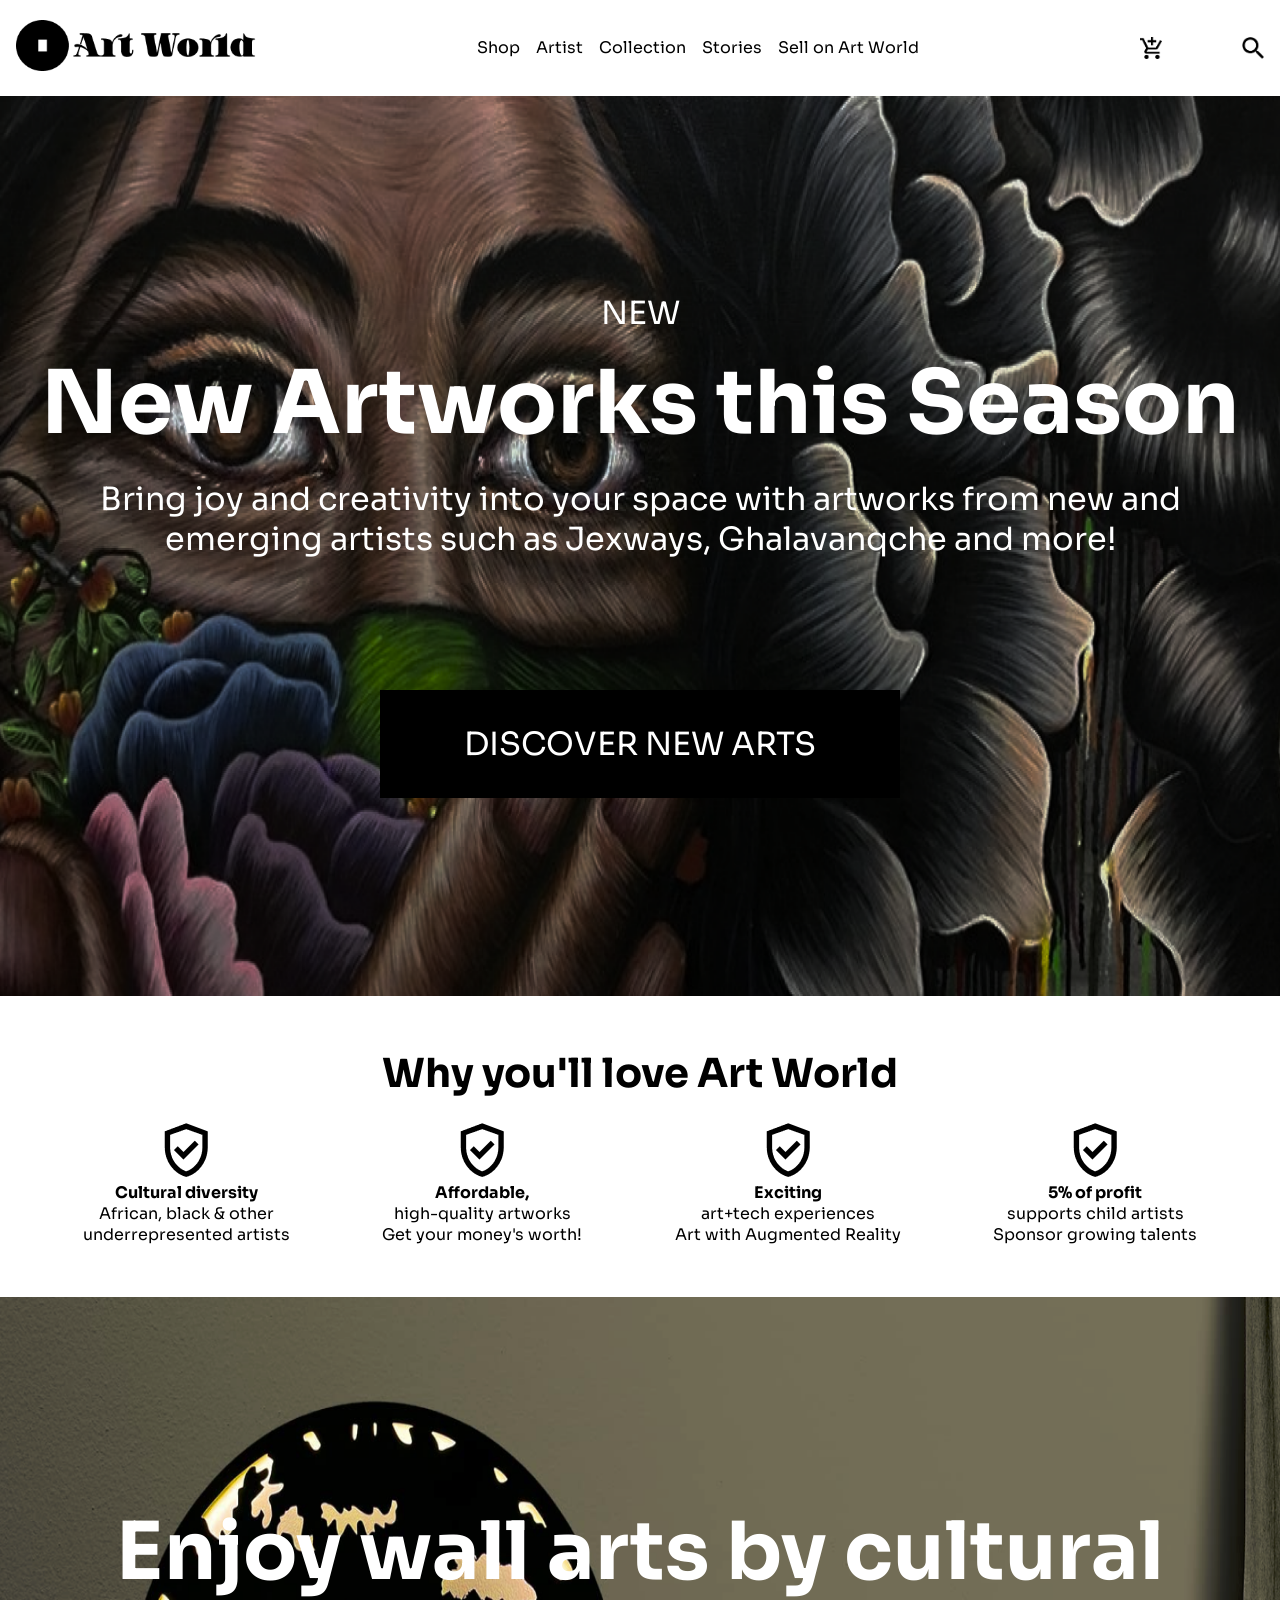
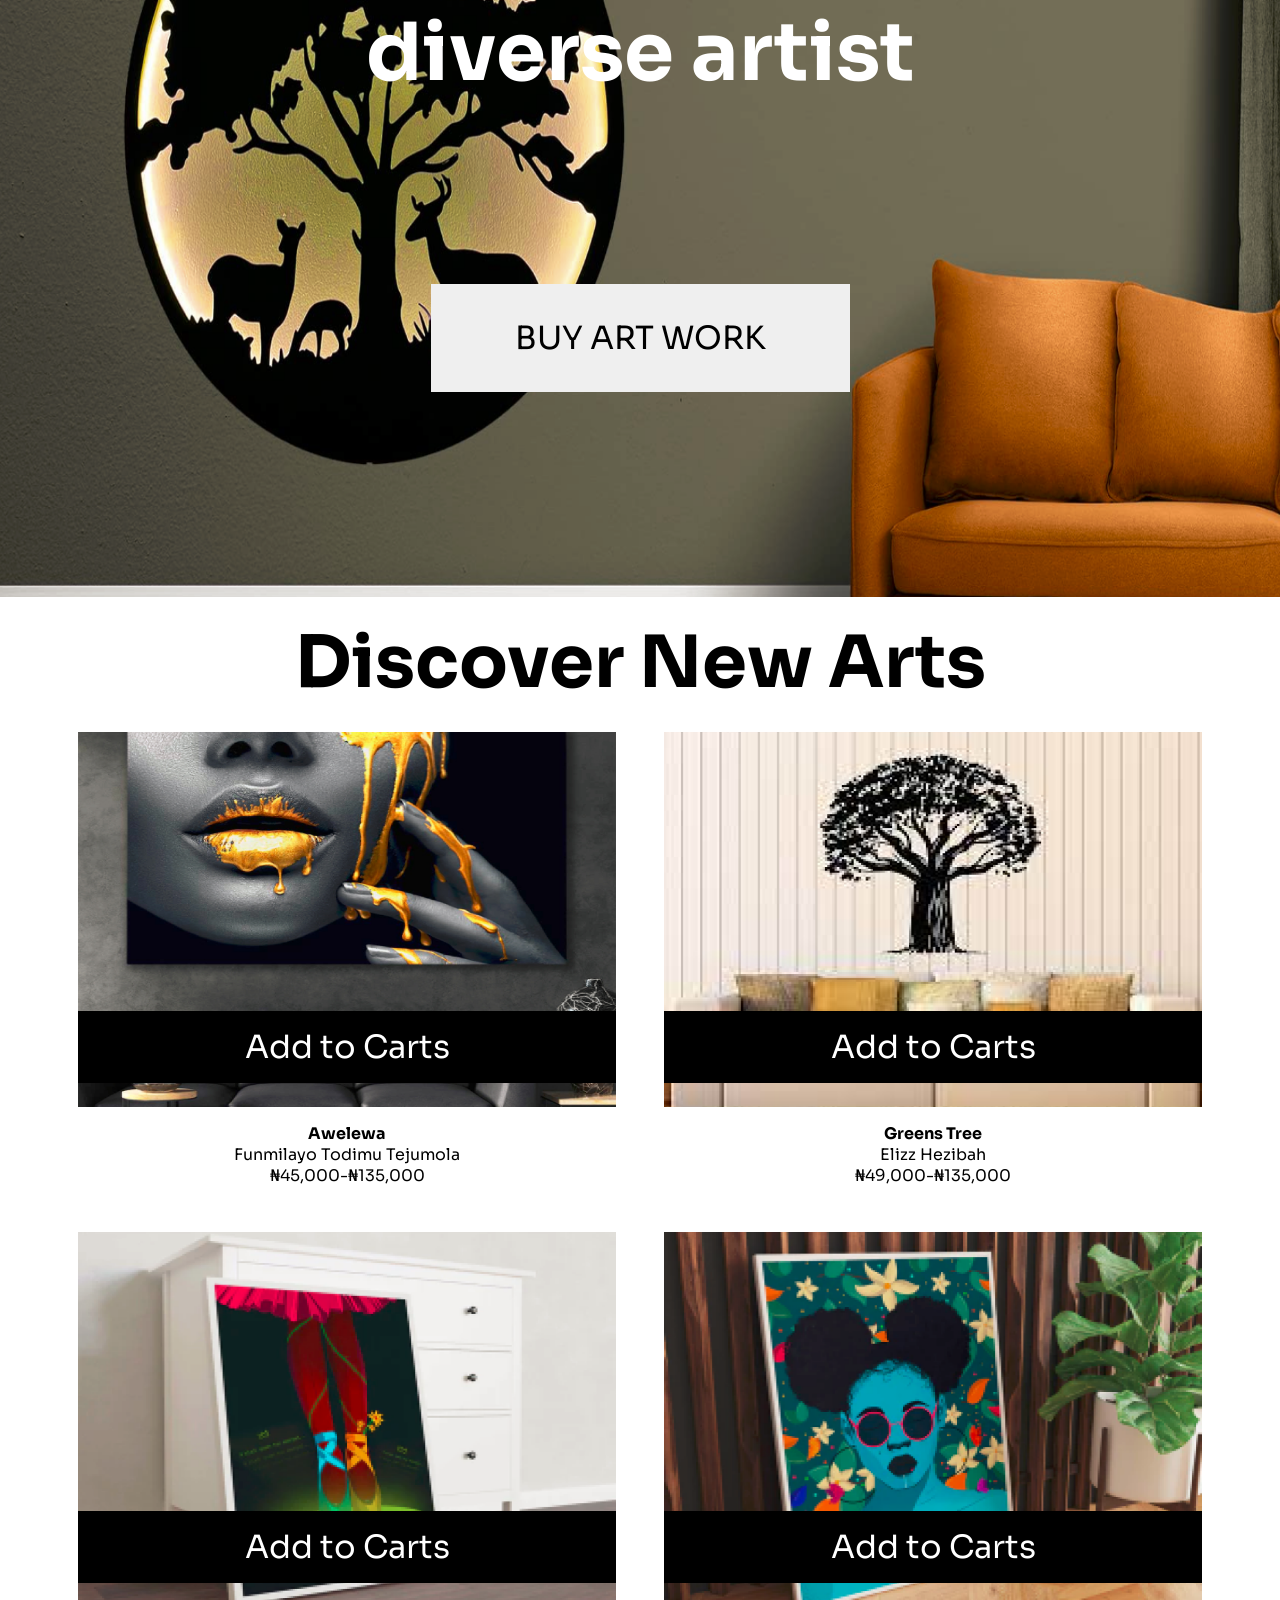
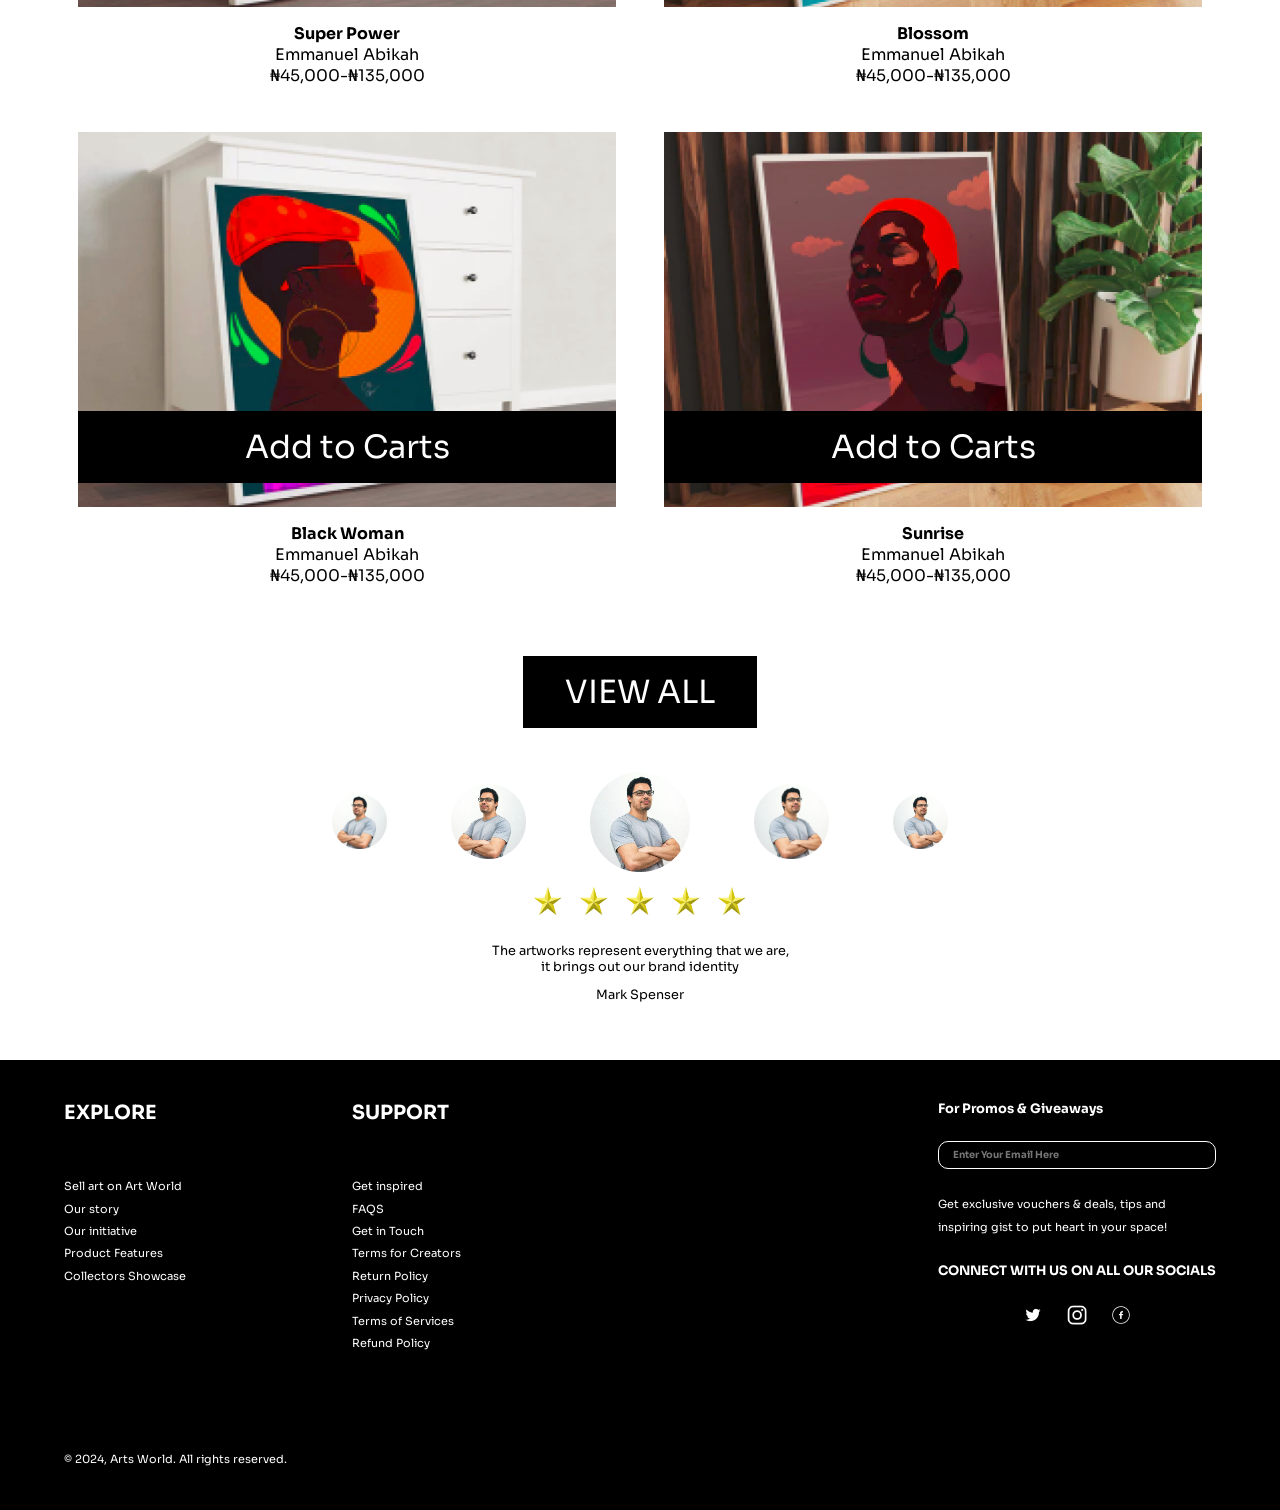
<file: index.html>
<!DOCTYPE html>
<html lang="en">
  <head>
    <meta charset="UTF-8" />
    <meta http-equiv="X-UA-Compatible" content="IE=edge" />
    <meta name="viewport" content="width=device-width, initial-scale=1.0" />
    <title>Home Page</title>
    <link rel="stylesheet" href="styles.css" />
    <link rel="stylesheet" href="styles.mobile.css" />
    <link rel="preconnect" href="https://fonts.googleapis.com" />
    <link rel="preconnect" href="https://fonts.gstatic.com" crossorigin />
    <link
      href="https://fonts.googleapis.com/css2?family=Sora:wght@100..800&display=swap"
      rel="stylesheet"
    />
  </head>

  <body>
    <header>
      <div class="header_content">
        <div class="menu">
          <img src="images/VectorHamburger.png"/>
        </div>

        <div class="item1">
          <img src="images/logo.png" alt="logo" />
          <img src="images/Group 2logo_white.png" id="mobile">
        </div>

        <div class="item2">
          <p>Shop</p>
          <p>Artist</p>
          <p>Collection</p>
          <p>Stories</p>
          <p>Sell on Art World</p>
        </div>

        <div class="item3">
          <img src="images/Vectorcart.png" alt="cart" />
          <img src="images/Vectorsearch.png" alt="search" />
          <img src="images/Vectorcart_white.png" id="mobile">
          <img src="images/Vectorsearch_white.png" id="mobile">
        </div>
      </div>
    </header>

    <section class="cover">
      <div class="cover_img">
        <p>NEW</p>
        <h1>New Artworks this Season</h1>
        <p>
          Bring joy and creativity into your space with artworks from new and
          emerging artists such as Jexways, Ghalavanqche and more!
        </p>
        <button>DISCOVER NEW ARTS</button>
      </div>
    </section>

    <section class="reason">
      <h2>Why you'll love Art World</h2>
      <div class="reason_for_art">
        <div>
          <img src="images/VectorCheck.png">
          <p><strong>Cultural diversity</strong> <br> African, black & other <br> underrepresented artists</p>
        </div>
        
        <div>
          <img src="images/VectorCheck.png">
          <p><strong>Affordable,</strong> <br> 
            high-quality artworks <br> Get your money's worth!</p>
        </div>

        <div>
          <img src="images/VectorCheck.png">
          <p><strong>Exciting</strong> <br>
            art+tech experiences <br>
            Art with Augmented Reality</p>
        </div>

        <div>
          <img src="images/VectorCheck.png">
          <p><strong>5% of profit</strong> <br>
            supports child artists <br>
            Sponsor growing talents</p>
        </div>
      </div>
    </section>

    <section class="cover_img_1">
      <h1>Enjoy wall arts by cultural diverse artist </h1>
      <button>BUY ART WORK</button>
    </section>

    <section class="cart_gallery">
      <h1>Discover New Arts</h1>

      <div class="art_gallery">
        <div class="cart_collection">
          <div class="image art_image_1">
            <button>Add to Carts</button>
          </div>
          <p class="pricing">
            <span>Awelewa</span><br>
            Funmilayo Todimu Tejumola <br>
            ₦45,000-₦135,000
          </p>
        </div>
  
        <div class="cart_collection">
          <div class="image art_image_2">
            <button>Add to Carts</button>
          </div>
          <p class="pricing">
              <span>Greens Tree</span><br>
              Elizz Hezibah <br>
              ₦49,000-₦135,000
          </p>
        </div>
  
        <div class="cart_collection">
          <div class="image art_image_3">
            <button>Add to Carts</button>
          </div>
          <p class="pricing">
            <span>Super Power</span><br>
            Emmanuel Abikah <br>
            ₦45,000-₦135,000
          </p>
        </div>
  
        <div class="cart_collection">
          <div class="image art_image_4">
            <button>Add to Carts</button>
          </div>
          <p class="pricing">
            <span>Blossom</span><br>
            Emmanuel Abikah <br>
            ₦45,000-₦135,000
          </p>
        </div>
  
        <div class="cart_collection">
          <div class="image art_image_5">
            <button>Add to Carts</button>
          </div>
          <p class="pricing">
            <span>Black Woman</span><br>
            Emmanuel Abikah <br>
            ₦45,000-₦135,000

          </p>
        </div>
  
        <div class="cart_collection">
          <div class="image art_image_6">
            <button>Add to Carts</button>
          </div>
          <p class="pricing">
              <span>Sunrise</span><br>
              Emmanuel Abikah <br>
              ₦45,000-₦135,000
          </p>
        </div>
      </div>

      <button>VIEW ALL</button>
    </section>

    <section class="review_section">
      <div class="review_images">
        <img src="images/Ellipse 5leftface.png" class="">
        <img src="images/Ellipse 5leftface.png" class="">
        <img src="images/Ellipse 2rightface.png" class="">
        <img src="images/Ellipse 2rightface.png" class="">
        <img src="images/Ellipse 2rightface.png" class="">
      </div>

      <div class="review_star">
        <img src="images/1200px-Golden_star.svg-removebg-preview 1.png">
        <img src="images/1200px-Golden_star.svg-removebg-preview 1.png">
        <img src="images/1200px-Golden_star.svg-removebg-preview 1.png">
        <img src="images/1200px-Golden_star.svg-removebg-preview 1.png">
        <img src="images/1200px-Golden_star.svg-removebg-preview 1.png">
      </div>

      <div class="review_info">
        <p>The artworks represent everything that we are, <br>
          it brings out our brand identity</p>
        <p>Mark Spenser</p>
      </div>
    </section>

    <footer class="footer_section">
      <div>
        <h2>EXPLORE</h2>
        <p>Sell art on Art World</p>
        <p>Our story </p>
        <p>Our initiative</p>
        <P>Product Features</P>
        <p>Collectors Showcase</p>
      </div>

      <div class="-ve_margin">
        <h2>SUPPORT</h2>
        <p>Get inspired</p>
        <p>FAQS </p>
        <p>Get in Touch</p>
        <P>Terms for Creators</P>
        <p>Return Policy</p>
        <p>Privacy Policy</p>
        <p>Terms of Services </p>
        <p>Refund Policy</p>
        
      </div>
      
      <div class="promo_giveaways">
        <h4>For promos & giveaways </h4>
        <input type="text" placeholder="Enter your email here">
        <p class="promo_info">Get exclusive vouchers & deals, tips and <br> inspiring gist to put heart in your space!</p>
        <h4>CONNECT WITH US ON ALL OUR SOCIALS</h4>
        <div class="socio_icons">
          <img src="images/twitter-icon-white-transparent-24-removebg-preview 1.png" alt="twitter">
          <img src="images/360_F_512566120_BAMGElVHqQfK7ggkxbDePJHRN1ZueKQe-removebg-preview 1instagram.png" alt="instagram">
          <img src="images/md_5b0125139fe89-removebg-preview(1) 1facebook.png" alt="facebook">
        </div>
      </div>

      <p class="copyright">© 2024, Arts World. All rights reserved.</p>
     </footer>
  </body>
</html>
</file>
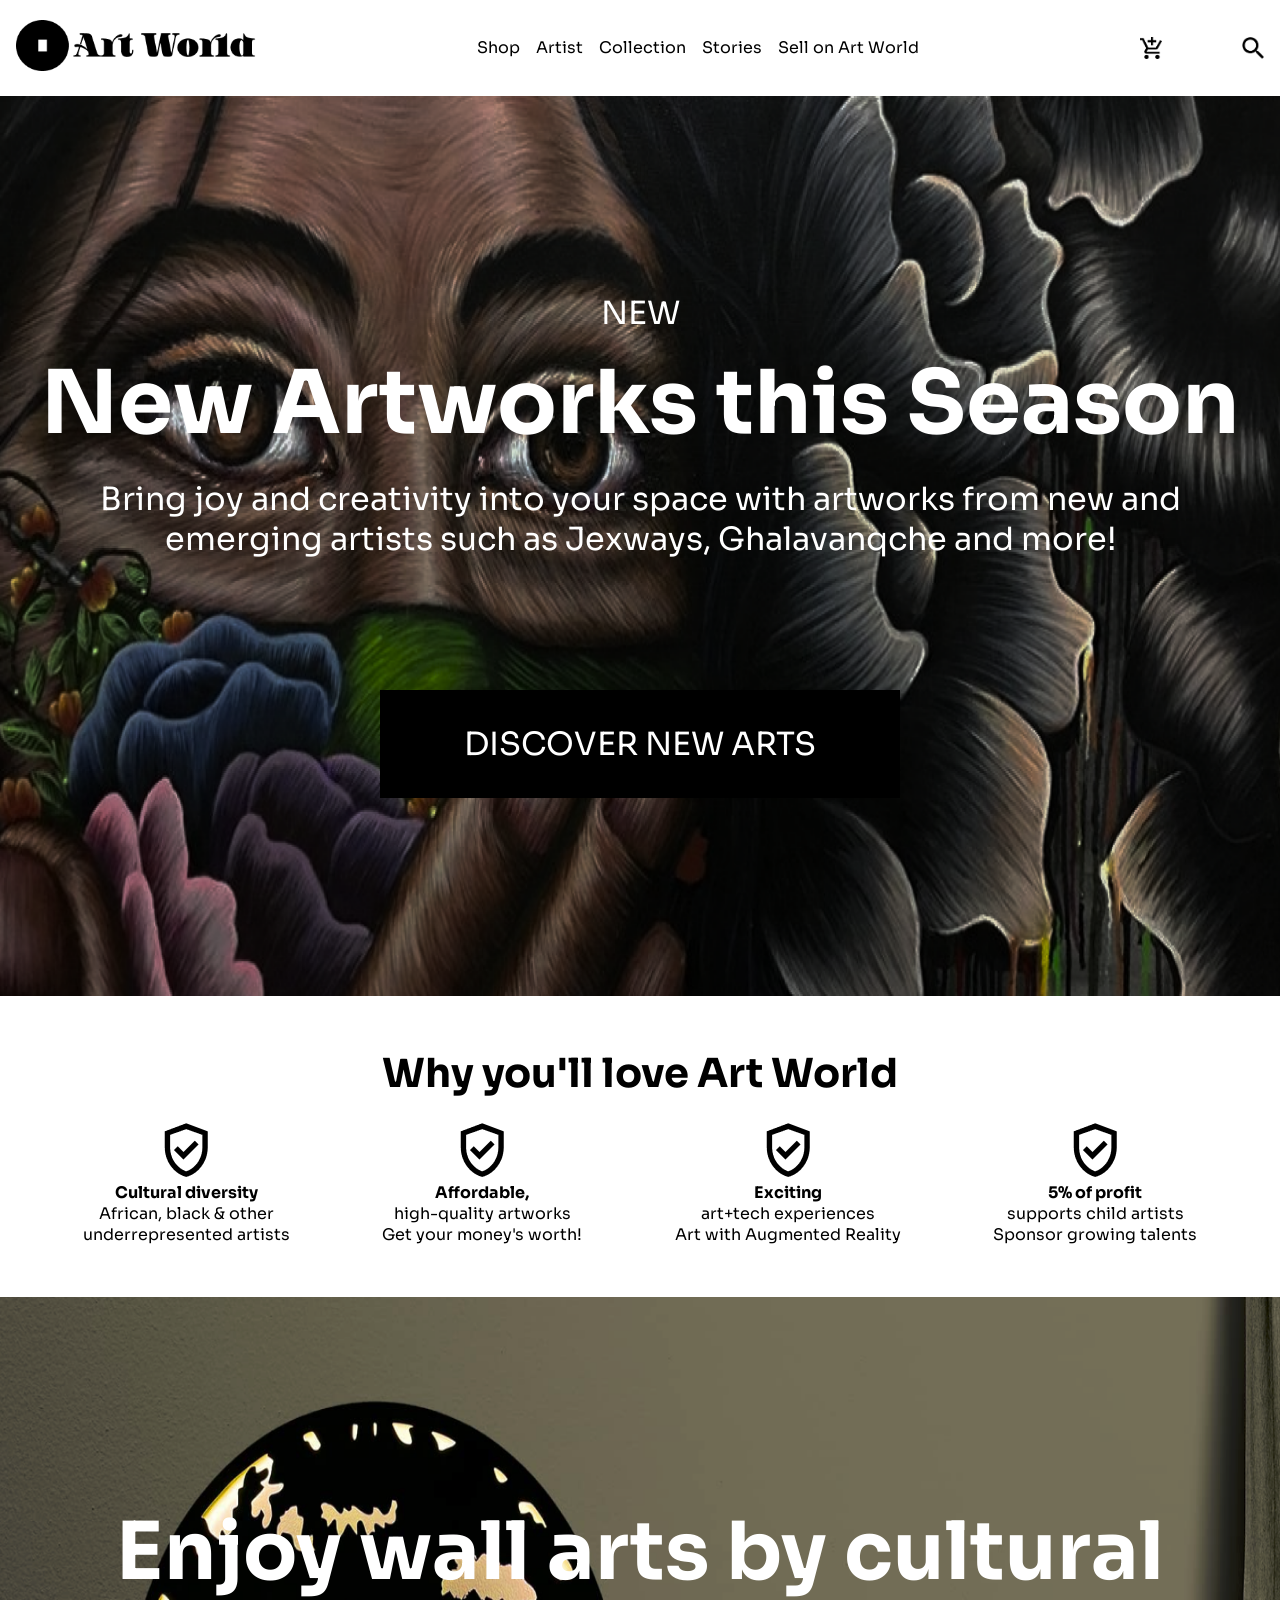
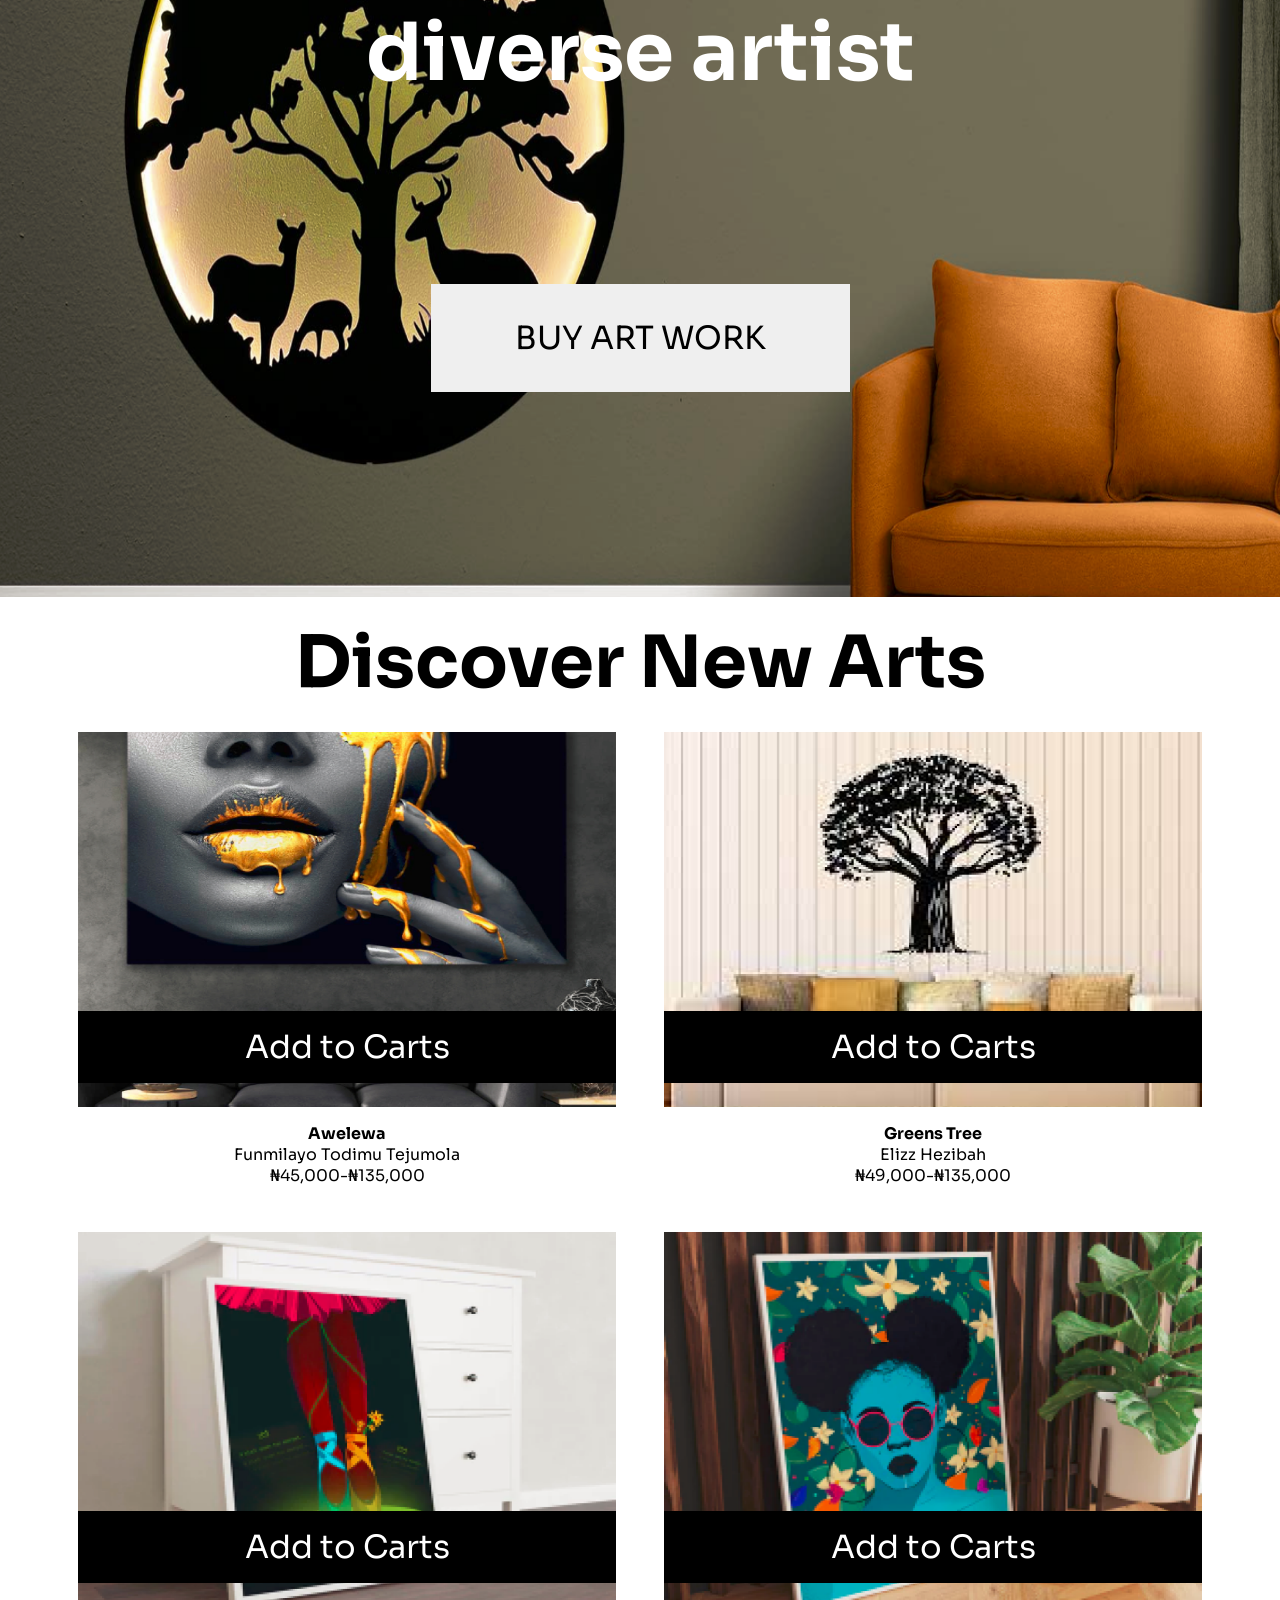
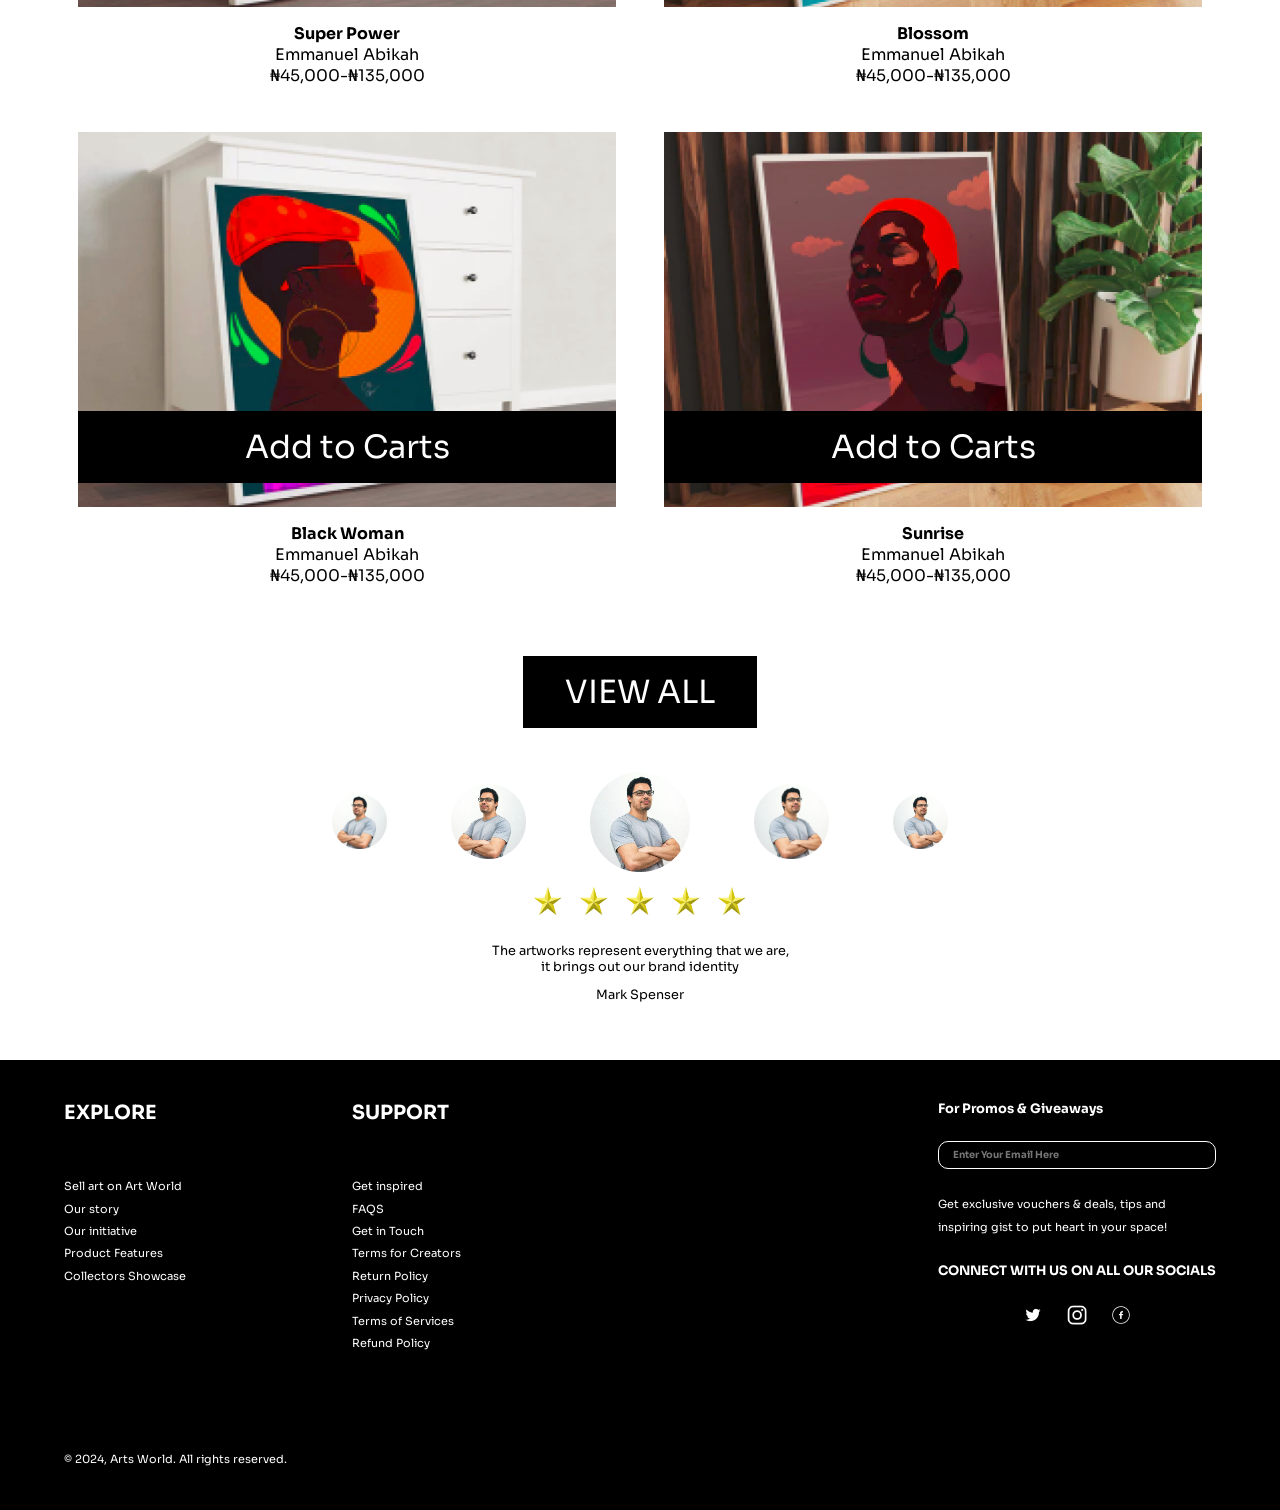
<file: index.html.html>
<!DOCTYPE html>
<html lang="en">
  <head>
    <meta charset="UTF-8" />
    <meta http-equiv="X-UA-Compatible" content="IE=edge" />
    <meta name="viewport" content="width=device-width, initial-scale=1.0" />
    <title>Home Page</title>
    <link rel="stylesheet" href="styles.css" />
    <link rel="stylesheet" href="styles.mobile.css" />
    <link rel="preconnect" href="https://fonts.googleapis.com" />
    <link rel="preconnect" href="https://fonts.gstatic.com" crossorigin />
    <link
      href="https://fonts.googleapis.com/css2?family=Sora:wght@100..800&display=swap"
      rel="stylesheet"
    />
  </head>

  <body>
    <header>
      <div class="header_content">
        <div class="menu">
          <img src="images/VectorHamburger.png"/>
        </div>

        <div class="item1">
          <img src="images/logo.png" alt="logo" />
          <img src="images/Group 2logo_white.png" id="mobile">
        </div>

        <div class="item2">
          <p>Shop</p>
          <p>Artist</p>
          <p>Collection</p>
          <p>Stories</p>
          <p>Sell on Art World</p>
        </div>

        <div class="item3">
          <img src="images/Vectorcart.png" alt="cart" />
          <img src="images/Vectorsearch.png" alt="search" />
          <img src="images/Vectorcart_white.png" id="mobile">
          <img src="images/Vectorsearch_white.png" id="mobile">
        </div>
      </div>
    </header>

    <section class="cover">
      <div class="cover_img">
        <p>NEW</p>
        <h1>New Artworks this Season</h1>
        <p>
          Bring joy and creativity into your space with artworks from new and
          emerging artists such as Jexways, Ghalavanqche and more!
        </p>
        <button>DISCOVER NEW ARTS</button>
      </div>
    </section>

    <section class="reason">
      <h2>Why you'll love Art World</h2>
      <div class="reason_for_art">
        <div>
          <img src="images/VectorCheck.png">
          <p><strong>Cultural diversity</strong> <br> African, black & other <br> underrepresented artists</p>
        </div>
        
        <div>
          <img src="images/VectorCheck.png">
          <p><strong>Affordable,</strong> <br> 
            high-quality artworks <br> Get your money's worth!</p>
        </div>

        <div>
          <img src="images/VectorCheck.png">
          <p><strong>Exciting</strong> <br>
            art+tech experiences <br>
            Art with Augmented Reality</p>
        </div>

        <div>
          <img src="images/VectorCheck.png">
          <p><strong>5% of profit</strong> <br>
            supports child artists <br>
            Sponsor growing talents</p>
        </div>
      </div>
    </section>

    <section class="cover_img_1">
      <h1>Enjoy wall arts by cultural diverse artist </h1>
      <button>BUY ART WORK</button>
    </section>

    <section class="cart_gallery">
      <h1>Discover New Arts</h1>

      <div class="art_gallery">
        <div class="cart_collection">
          <div class="image art_image_1">
            <button>Add to Carts</button>
          </div>
          <div class="pricing">
            <p class="pricing_info">
              <span>Awelewa</span><br>
              Funmilayo Todimu Tejumola <br>
              ₦45,000-₦135,000
            </p>
          </div>
        </div>
  
        <div class="cart_collection">
          <div class="image art_image_2">
            <button>Add to Carts</button>
          </div>
          <div class="pricing">
            <p class="pricing_info">
              <span>Greens Tree</span><br>
              Elizz Hezibah <br>
              ₦49,000-₦135,000
            </p>
          </div>
        </div>
  
        <div class="cart_collection">
          <div class="image art_image_3">
            <button>Add to Carts</button>
          </div>
          <div class="pricing">
            <p class="pricing_info">
              <span>Super Power</span><br>
              Emmanuel Abikah <br>
              ₦45,000-₦135,000
            </p>
          </div>
        </div>
  
        <div class="cart_collection">
          <div class="image art_image_4">
            <button>Add to Carts</button>
          </div>
          <div class="pricing">
            <p class="pricing_info">
              <span>Blossom</span><br>
              Emmanuel Abikah <br>
              ₦45,000-₦135,000
            </p>
          </div>
        </div>
  
        <div class="cart_collection">
          <div class="image art_image_5">
            <button>Add to Carts</button>
          </div>
          <div class="pricing">
            <p class="pricing_info">
              <span>Black Woman</span><br>
              Emmanuel Abikah <br>
              ₦45,000-₦135,000
  
            </p>
          </div>
        </div>
  
        <div class="cart_collection">
          <div class="image art_image_6">
            <button>Add to Carts</button>
          </div>
          <div class="pricing">
            <p class="pricing_info">
              <span>Sunrise</span><br>
              Emmanuel Abikah <br>
              ₦45,000-₦135,000
            </p>
          </div>
        </div>
      </div>

      <button>VIEW ALL</button>
    </section>

    <section class="review_section">
      <div class="review_images">
        <img src="images/Ellipse 5leftface.png" class="">
        <img src="images/Ellipse 5leftface.png" class="">
        <img src="images/Ellipse 2rightface.png" class="">
        <img src="images/Ellipse 2rightface.png" class="">
        <img src="images/Ellipse 2rightface.png" class="">
      </div>

      <div class="review_star">
        <img src="images/1200px-Golden_star.svg-removebg-preview 1.png">
        <img src="images/1200px-Golden_star.svg-removebg-preview 1.png">
        <img src="images/1200px-Golden_star.svg-removebg-preview 1.png">
        <img src="images/1200px-Golden_star.svg-removebg-preview 1.png">
        <img src="images/1200px-Golden_star.svg-removebg-preview 1.png">
      </div>

      <div class="review_info">
        <p>The artworks represent everything that we are, <br>
          it brings out our brand identity</p>
        <p>Mark Spenser</p>
      </div>
    </section>

    <footer class="footer_section">
      <div>
        <h2>EXPLORE</h2>
        <p>Sell art on Art World</p>
        <p>Our story </p>
        <p>Our initiative</p>
        <P>Product Features</P>
        <p>Collectors Showcase</p>
      </div>

      <div class="-ve_margin">
        <h2>SUPPORT</h2>
        <p>Get inspired</p>
        <p>FAQS </p>
        <p>Get in Touch</p>
        <P>Terms for Creators</P>
        <p>Return Policy</p>
        <p>Privacy Policy</p>
        <p>Terms of Services </p>
        <p>Refund Policy</p>
        
      </div>
      
      <div class="promo_giveaways">
        <h4>For promos & giveaways </h4>
        <input type="text" placeholder="Enter your email here">
        <p class="promo_info">Get exclusive vouchers & deals, tips and <br> inspiring gist to put heart in your space!</p>
        <h4>CONNECT WITH US ON ALL OUR SOCIALS</h4>
        <div class="socio_icons">
          <img src="images/twitter-icon-white-transparent-24-removebg-preview 1.png" alt="twitter">
          <img src="images/360_F_512566120_BAMGElVHqQfK7ggkxbDePJHRN1ZueKQe-removebg-preview 1instagram.png" alt="instagram">
          <img src="images/md_5b0125139fe89-removebg-preview(1) 1facebook.png" alt="facebook">
        </div>
      </div>

      <p class="copyright">© 2024, Arts World. All rights reserved.</p>
     </footer>
  </body>
</html>
</file>
<file: styles.css>
* {
  margin: 0;
  padding: 0;
  box-sizing: border-box;
  font-family: "Sora", sans-serif;
  font-optical-sizing: auto;
}

body {
  font-size: 16px;
}

section {
  margin-bottom: 20px;
}

.header_content {
  padding: 20px 16px;
  display: flex;
  justify-content: space-between;
  align-items: center;
  gap: 16px;
}

.header_content .menu {
  display: none;
}

.item1 {
max-width: 240px;
}

.item1 img {
  width: 100%;
}

.item2 {
  display: flex;
  gap: 16px;
  align-items: center;
}

.item3 {
  display: flex;
  gap: 80px;
}

.item3 img {
  height: 22px;
  width: 22px;
}

#mobile {
  display: none;
}

.cover_img {
  padding: 24px;
  background-image: url(images/Healing-cover\ 1cover_img.png);
  background-repeat: round;
  min-height: 100vh;
  width: 100%;

  display: flex;
  flex-direction: column;
  align-items: center;
  justify-content: center;
  color: white;
  /* gap: 15px; */
  text-align: center;
}

.cover_img h1 {
  margin-bottom: 20px;
  font-size: 5.5em;
}

.cover_img p {
  margin-bottom: 15px;
  font-size: 2em;
  max-width: 1141px;
  line-height: 40px;
}

.cover_img button {
  background: #000;
  color: white;
  padding: 34px 84px;
  font-size: 2em;
  border: 0;
  outline: 0;
  margin-top: 116px;
}

.reason {
  text-align: center;
  padding: 32px 0px;
  
}

.reason h2 {
  margin-bottom: 1.5rem;
  font-size: 2.5rem;
}

.reason_for_art {
  display: flex;
  gap: 10px;
  justify-content: space-evenly;
  flex-wrap: wrap;
}

.reason_for_art div {
  text-align: center;
}

/* cover 1 Css */
.cover_img_1 {
  padding: 24px;
  background-image: url(images/image-1.png);
  background-repeat: round;
  min-height: 100vh;
  display: flex;
  flex-direction: column;
  justify-content: space-evenly;
  align-items: center;
}

.cover_img_1 h1 {  
  font-size: 5rem;
  color: #fff;
  text-align: center;
}

.cover_img_1 button {
  color: black;
  padding: 34px 84px;
  font-size: 2em;
  border: 0;
  outline: 0;
}

/* Section for Cart_Gallery Css */
.art_gallery {
  display: grid;
  grid-template-columns: repeat(2, 1fr);
  padding: 24px 78px;
  /* row-gap: 32px; */
  column-gap: 48px;
  grid-auto-rows: 500px;
}

.cart_gallery h1 {
  font-size: 4.5em;
  text-align: center;
}
.cart_collection {
  display: flex;
  flex-direction: column;
}

.cart_gallery button {
  display: block;
  padding: 16px 42px;
  background-color: #000000;
  border: none;
  color: #fff;
  font-size: 2em;
  margin: auto;
}

.cart_collection .image {
  height: 75%;
  display: flex;
  flex-direction: column;
  justify-content: end;
  padding: 24px 0;
}

.cart_collection .image button {
  margin: 0;
}

.pricing {
  text-align: center;
  margin: 16px 0;
}

.pricing span {
  font-weight: 700;
}

.art_image_1 {
  background-image: url(images/art/art1.png);
  background-repeat: round;
}

.art_image_2 {
  background-image: url(images/art/art2.png);
  background-repeat: round;
}  

.art_image_3 {
  background-image: url(images/art/art3.png);
  background-repeat: round;
} 

.art_image_4 {
  background-image: url(images/art/art4.png);
  background-repeat: round;
}

.art_image_5 {
  background-image: url(images/art/art5.png);
  background-repeat: round;
}

.art_image_6 {
  background-image: url(images/art/art6.png);
  background-repeat: round;
}

/* footer css */
.footer_section {
  background-color: black;
  height: 450px;
  color: #FFFFFF;
  padding: 2.5rem 4rem;
  font-size: 13px;

  display: grid;
  grid-template-columns: 1fr 1fr 2fr;
  grid-template-rows: repeat(2, auto);
}

input {
  width: 100%;
  padding: 7px 14px;
  border: 1px solid white;
  background-color: #000000;
  color: white;
  border-radius: 10px;
}

input[placeholder] {
  font-weight: bold;
}

input[type="text"] {
  font-size: 0.75em;
}

.footer_section p {
  font-size: .7rem;
  line-height: 2;
}

.footer_section h2 {
  margin-bottom: 50px;
}

.footer_section h4, input {
  margin-bottom: 24px;
  text-transform: capitalize;
}

.promo_info {
  line-height: 0;
  margin-bottom: 24px;
}

.footer_section img {
  width: 24px;
  height: 24px;
}

.socio_icons {
  display: flex;
  justify-content: center;
  gap: 20px;
}

.copyright {
  align-self: end;
  grid-column: -4/-1;
}

.promo_giveaways {
  justify-self: flex-end;
}

/* review section css */
.review_section {
  padding: 24px 0;
  display: flex;
  flex-direction: column;
  align-items: center;
  row-gap: 14px;
}

.review_images {
  display: flex;
  column-gap: 4em;
}

.review_star {
  display: flex;
  column-gap: 1em;
}

.review_info {
  text-align: center;
  /* line-height: 1.5; */
  font-size: 0.8em;
}

.review_images img {
  margin: auto;
  width: 100px;
}

.review_star img {
  width: 30px;
  height: 30px;
}

.review_info p {
  margin: revert;
}

.review_images img:nth-of-type(1) {
  width: 55px;
}

.review_images img:nth-of-type(2) {
  width: 75px;
}

.review_images img:nth-of-type(4) {
  width: 75px;
}

.review_images img:nth-of-type(5) {
  width: 55px;
}
</file>
<file: styles.mobile.css>
@media  (max-width: 600px) {
  body {
    font-size: 8px;
  }

  .header {
    display: none;
  }

  .header_content {
    position: fixed;
    width: 100vw;
  }

  .header_content .menu {
    display: block;
    width: 24px;
    height: 24px;
  }

  .header_content .menu img {
    width: 100%;
  }

  .item1 img {
    display: none;
  }

  .item3 img {
    display: none;
  }

  #mobile {
    display: block;
  }

  .header_content .item1 {
    max-width: 120px;
  }

  .header_content .item2 {
    display: none;
  }

  .cover_img {
    padding: 16px;
    min-height: 70vh;
  }

  .cover_img h1 {
    font-size: 4.5em;
  }

  .cover_img p {
    line-height: 18px;
  }

  .cover_img button {
    padding: 24px 48px;
    font-size: 1.8em;
    margin-top: 56px;
  }

  .cover_img_1 {
    padding: 16px;
    min-height: 50vh;
  }

  .cover_img_1 h1 {
    font-size: 2.4rem;
  }

  .cover_img_1 button {
    padding: 1.2rem 2rem;
    font-size: 1.7em;
  }

  .reason h2 {
    font-size: 1.6rem;
  }

  .reason_for_art div img {
    height: 24px;
    width: 24px;
  }

  .reason_for_art div p strong {
    font-weight: 1000;
  }
 
  /* Section for Art_Gallary css */
  .art_gallery {
    grid-template-columns: 1fr;
    padding: 18px 44px;
    grid-auto-rows: 300px;
  }

  .cart_gallery h1 {
    font-size: 2.5rem;
  }

  .cart_gallery button {
    padding: 16px 34px;
    font-size: 1rem;
  }

  .cart_collection .image {
    padding: 12px 0;
  }

  .cart_collection .image button {
    padding: 7px;    
  }

  .pricing {
    font-size: 1.3em;
  }

  .pricing span {
    font-weight: 1000;
  }

  /* review section css */
  .review_section {
    padding: 20px 0;
  }

  .review_info {
    text-align: center;
    font-size: 1em;
  }

  .review_images img {
    width: 50px;
  }

  .review_star img {
    width: 15px;
    height: 15px;
  }

  .review_images img:nth-of-type(1) {
    width: 20px;
  }
  
  .review_images img:nth-of-type(2) {
    width: 35px;
  }
  
  .review_images img:nth-of-type(4) {
    width: 35px;
  }
  
  .review_images img:nth-of-type(5) {
    width: 20px;
  }

   /* footer css */
   .footer_section {
    padding: 1.5rem 1.2rem;
    font-size: 1em;
    height: 250px;
    column-gap: 6px;
  }

  input {
    width: 85%;
    padding: 5px 8px;
    border: 1px solid white;
    background-color: #000000;
    color: white;
    border-radius: 10px;
  }

  input[type="text"] {
    font-size: 1em;
  }

  .footer_section p {
    font-size: 0.9em;
  }

  .footer_section h2 {
    margin-bottom: 12.5px;
  }

  .footer_section h4, input {
    margin-bottom: 10px;
  }

  .socio_icons {
    justify-content: flex-start;
  }

  .promo_info {
    margin-bottom: 12px;
  }

  .footer_section img {
    width: 16px;
    height: 16px;
  }

  .copyright {
    line-height: 0;
    font-size: 1em;
  }
}
</file>
